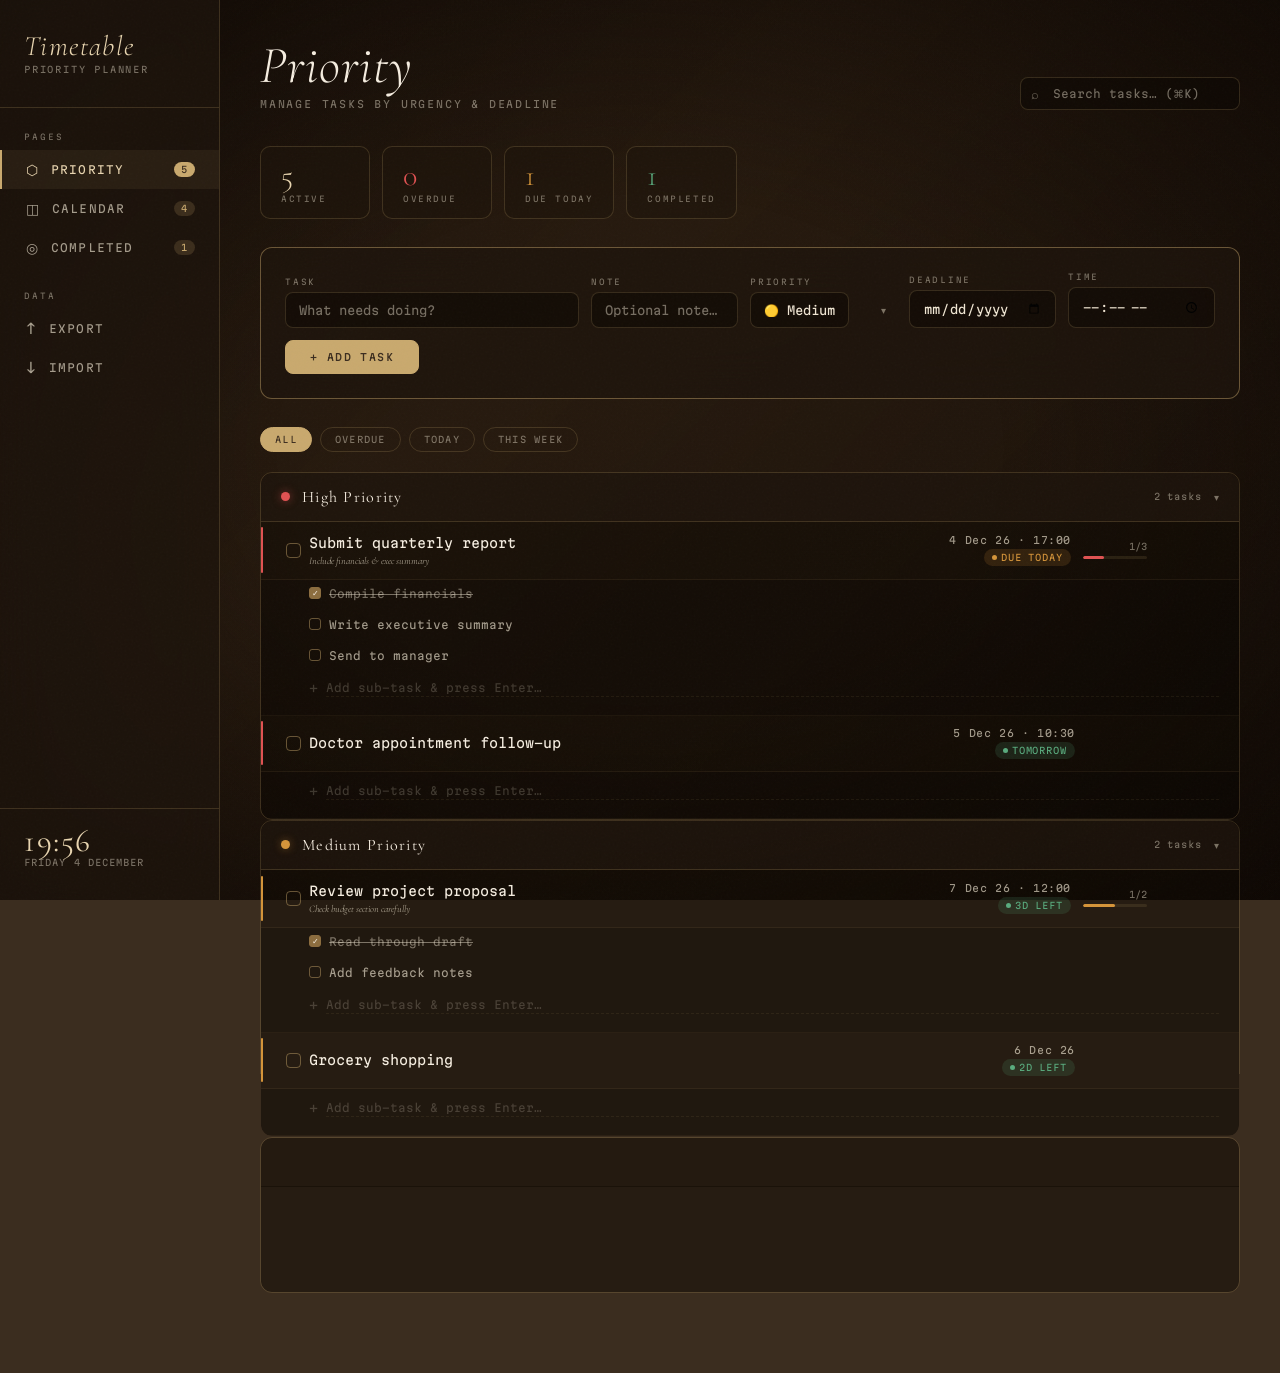
<file: index.html>
<!DOCTYPE html>
<html lang="en">
<head>
<meta charset="UTF-8">
<meta name="viewport" content="width=device-width, initial-scale=1.0">
<meta name="description" content="Timetable Priority Planner — manage tasks by urgency and deadline. Fast, private, offline-first.">
<meta name="keywords" content="priority planner, timetable, task manager, deadline tracker, productivity">
<meta property="og:title" content="Timetable — Priority Planner">
<meta property="og:description" content="Manage your tasks by priority level with deadline tracking.">
<meta property="og:type" content="website">
<title>Priority — Timetable</title>
<link rel="stylesheet" href="style.css">
</head>
<body>

<div class="bg-layer"></div>
<div class="bg-overlay"></div>
<div class="bg-vignette"></div>

<div class="app-shell">

  <aside class="sidebar" role="navigation" aria-label="Main navigation">
    <div class="sidebar-brand">
      <div class="brand-name">Timetable</div>
      <div class="brand-tagline">Priority Planner</div>
    </div>

    <div class="nav-section-label">Pages</div>

    <a href="index.html" class="nav-link active" aria-current="page">
      <span class="nav-icon">⬡</span>
      <span>Priority</span>
      <span class="nav-badge" id="nav-badge-priority">0</span>
    </a>
    <a href="calendar.html" class="nav-link">
      <span class="nav-icon">◫</span>
      <span>Calendar</span>
      <span class="nav-badge" id="nav-badge-calendar">0</span>
    </a>
    <a href="completed.html" class="nav-link">
      <span class="nav-icon">◎</span>
      <span>Completed</span>
      <span class="nav-badge" id="nav-badge-completed">0</span>
    </a>

    <div class="nav-section-label" style="margin-top:24px">Data</div>
    <a href="#" class="nav-link" onclick="exportAll();return false;">
      <span class="nav-icon">↑</span>
      <span>Export</span>
    </a>
    <label class="nav-link" style="cursor:pointer">
      <span class="nav-icon">↓</span>
      <span>Import</span>
      <input type="file" accept=".json" style="display:none" onchange="importAll(this.files[0], ()=>location.reload())">
    </label>

    <div class="sidebar-footer">
      <div class="sidebar-time" id="liveClock">--:--</div>
      <div class="sidebar-date" id="liveDate"></div>
    </div>
  </aside>

  <main class="main" role="main">

    <div class="page-header">
      <div>
        <h1 class="page-title">Priority</h1>
        <p class="page-subtitle">Manage tasks by urgency &amp; deadline</p>
      </div>
      <div class="search-wrap">
        <span class="search-icon">⌕</span>
        <input type="search" class="search-input" id="searchInput" placeholder="Search tasks… (⌘K)" autocomplete="off">
      </div>
    </div>

    <div class="stat-row" id="statRow"></div>

    <form class="add-form" id="addForm" onsubmit="handleAdd(event)" aria-label="Add task">
      <div class="form-group wide">
        <label class="form-label" for="fName">Task</label>
        <input class="form-input" id="fName" placeholder="What needs doing?" required autocomplete="off" maxlength="200">
      </div>
      <div class="form-group">
        <label class="form-label" for="fNote">Note</label>
        <input class="form-input" id="fNote" placeholder="Optional note…" autocomplete="off" maxlength="160">
      </div>
      <div class="form-group">
        <label class="form-label" for="fPri">Priority</label>
        <div class="select-wrap">
          <select class="form-select" id="fPri">
            <option value="high">🔴 High</option>
            <option value="med" selected>🟡 Medium</option>
            <option value="low">🟢 Low</option>
          </select>
        </div>
      </div>
      <div class="form-group">
        <label class="form-label" for="fDate">Deadline</label>
        <input class="form-input" type="date" id="fDate">
      </div>
      <div class="form-group">
        <label class="form-label" for="fTime">Time</label>
        <input class="form-input" type="time" id="fTime">
      </div>
      <button type="submit" class="btn btn-primary" style="align-self:flex-end;padding:10px 24px">+ Add Task</button>
    </form>

    <div class="filter-bar" id="filterBar" role="group" aria-label="Filter tasks">
      <button class="filter-chip active" data-f="all"     onclick="setFilter('all',this)">All</button>
      <button class="filter-chip"        data-f="overdue" onclick="setFilter('overdue',this)">Overdue</button>
      <button class="filter-chip"        data-f="today"   onclick="setFilter('today',this)">Today</button>
      <button class="filter-chip"        data-f="week"    onclick="setFilter('week',this)">This Week</button>
    </div>

    <div id="bandsWrap"></div>

  </main>
</div>

<script src="app.js"></script>
<script>
let ST   = loadState();
let filter = 'all';
let search = '';

seedDemo();
ST = loadState();
startClock('liveClock');
document.getElementById('liveDate').textContent =
  new Date().toLocaleDateString('en-GB', { weekday:'long', day:'numeric', month:'long' });
updateNavBadges();
render();

document.getElementById('searchInput').addEventListener('input', e => {
  search = e.target.value.trim().toLowerCase();
  render();
});

document.addEventListener('keydown', e => {
  if ((e.metaKey || e.ctrlKey) && e.key === 'k') {
    e.preventDefault();
    document.getElementById('searchInput').focus();
  }
  if (e.key === 'Escape') document.getElementById('searchInput').blur();
  if (e.key === 'Enter' && e.target === document.getElementById('fName')) {
    document.getElementById('addForm').requestSubmit();
  }
});

function setFilter(f, el) {
  filter = f;
  document.querySelectorAll('.filter-chip').forEach(c => c.classList.remove('active'));
  el.classList.add('active');
  render();
}

function render() {
  renderStats();
  renderBands();
  updateNavBadges();
}

function renderStats() {
  const active  = ST.tasks.filter(t => !t.done);
  const overdue = active.filter(t => deadlineStatus(t.deadline) === 'overdue');
  const today   = active.filter(t => deadlineStatus(t.deadline) === 'today');
  const done    = ST.tasks.filter(t => t.done);

  document.getElementById('statRow').innerHTML = `
    <div class="stat-pill">
      <span class="stat-val">${active.length}</span>
      <span class="stat-key">Active</span>
    </div>
    <div class="stat-pill">
      <span class="stat-val" style="color:var(--high)">${overdue.length}</span>
      <span class="stat-key">Overdue</span>
    </div>
    <div class="stat-pill">
      <span class="stat-val" style="color:var(--med)">${today.length}</span>
      <span class="stat-key">Due Today</span>
    </div>
    <div class="stat-pill">
      <span class="stat-val" style="color:var(--low)">${done.length}</span>
      <span class="stat-key">Completed</span>
    </div>
  `;
}

function getFilteredTasks(level) {
  let tasks = ST.tasks.filter(t => !t.done && t.priority === level);
  if (filter === 'overdue') tasks = tasks.filter(t => deadlineStatus(t.deadline) === 'overdue');
  else if (filter === 'today') tasks = tasks.filter(t => deadlineStatus(t.deadline) === 'today');
  else if (filter === 'week') tasks = tasks.filter(t => {
    const s = deadlineStatus(t.deadline);
    return s === 'today' || s === 'soon';
  });
  if (search) tasks = tasks.filter(t =>
    t.name.toLowerCase().includes(search) ||
    (t.note||'').toLowerCase().includes(search) ||
    (t.subitems||[]).some(s => s.name.toLowerCase().includes(search))
  );
  return tasks;
}

function hl(str) {
  if (!search) return esc(str);
  const re = new RegExp('(' + search.replace(/[.*+?^${}()|[\]\\]/g,'\\$&') + ')', 'gi');
  return esc(str).replace(re, '<mark class="sh">$1</mark>');
}

function renderBands() {
  const wrap = document.getElementById('bandsWrap');
  wrap.innerHTML = '';
  const bands = [
    { level: 'high', label: 'High Priority' },
    { level: 'med',  label: 'Medium Priority' },
    { level: 'low',  label: 'Low Priority' }
  ];
  bands.forEach(({ level, label }) => {
    const tasks     = getFilteredTasks(level);
    const collapsed = ST.collapsedBands[level];
    const band      = document.createElement('div');
    band.className  = `priority-band band-${level}`;
    band.innerHTML  = `
      <div class="band-header ${collapsed ? 'collapsed' : ''}"
           onclick="toggleBand('${level}', this)"
           role="button" aria-expanded="${!collapsed}">
        <div class="band-pip"></div>
        <span class="band-label">${label}</span>
        <span class="band-count">${tasks.length} task${tasks.length !== 1 ? 's' : ''}</span>
        <span class="band-chevron">▾</span>
      </div>
      <div class="band-body ${collapsed ? 'hidden' : ''}" id="bb-${level}"></div>
    `;
    wrap.appendChild(band);
    if (!collapsed) {
      const body = band.querySelector(`#bb-${level}`);
      if (tasks.length === 0) {
        body.innerHTML = `<div class="band-empty">No ${label.toLowerCase()} right now</div>`;
      } else {
        tasks.forEach(task => body.appendChild(buildTaskEl(task, level)));
        setupDrop(body, level);
      }
    }
  });
}

function buildTaskEl(task, level) {
  const wrap = document.createElement('div');
  wrap.dataset.id = task.id;
  wrap.setAttribute('draggable', 'true');
  const ds = deadlineStatus(task.deadline);
  const dl = deadlineLabel(task.deadline);
  const subs = task.subitems || [];
  const doneCount = subs.filter(s => s.done).length;
  const pct = subs.length ? Math.round(doneCount / subs.length * 100) : 0;
  const deadlineHtml = task.deadline ? `
    <div class="task-deadline">
      <span class="deadline-time">${fmtDate(task.deadline)}${task.time ? ' · ' + task.time : ''}</span>
      ${ds ? `<span class="deadline-pill ${ds}"><span class="pill-dot"></span>${dl}</span>` : ''}
    </div>
  ` : '<div class="task-deadline"></div>';
  const progressHtml = subs.length ? `
    <div class="task-progress">
      <span class="progress-label">${doneCount}/${subs.length}</span>
      <div class="progress-track">
        <div class="progress-fill" style="width:${pct}%"></div>
      </div>
    </div>
  ` : '<div class="task-progress"></div>';
  wrap.innerHTML = `
    <div class="task-row band-${level}" role="listitem">
      <div class="task-check-wrap">
        <div class="task-checkbox" onclick="toggleDone('${task.id}')"
             role="checkbox" aria-checked="false" title="Mark complete"></div>
      </div>
      <div class="task-info">
        <div class="task-name" contenteditable="true"
             onblur="renameTask('${task.id}', this)"
             spellcheck="true">${hl(task.name)}</div>
        ${task.note ? `<div class="task-meta"><span class="task-note">${hl(task.note)}</span></div>` : ''}
      </div>
      ${deadlineHtml}
      ${progressHtml}
      <button class="task-del" onclick="deleteTask('${task.id}')" aria-label="Delete task">✕</button>
    </div>
    <div id="subs-${task.id}"></div>
  `;
  renderSubitemsEl(wrap.querySelector(`#subs-${task.id}`), task);
  const row = wrap.querySelector('.task-row');
  wrap.addEventListener('dragstart', e => {
    window._dragId = task.id;
    row.classList.add('dragging');
    e.dataTransfer.effectAllowed = 'move';
  });
  wrap.addEventListener('dragend', () => {
    row.classList.remove('dragging');
    document.querySelectorAll('.drag-over').forEach(el => el.classList.remove('drag-over'));
  });
  return wrap;
}

function renderSubitemsEl(container, task) {
  const subs = task.subitems || [];
  if (subs.length === 0) {
    container.innerHTML = `
      <div class="subitems-container" style="padding-top:4px">
        <div class="add-sub-row" onclick="this.querySelector('input').focus()">
          <span style="color:var(--text-dim);font-size:13px">+</span>
          <input class="add-sub-input" placeholder="Add sub-task & press Enter…"
                 onkeydown="if(event.key==='Enter'&&this.value.trim()){addSub('${task.id}',this.value.trim());this.value=''}">
        </div>
      </div>`;
    return;
  }
  const html = subs.map((sub, i) => `
    <div class="subitem">
      <div class="sub-cb ${sub.done ? 'done' : ''}"
           onclick="toggleSub('${task.id}',${i})"
           role="checkbox" aria-checked="${sub.done}"></div>
      <span class="sub-name ${sub.done ? 'done' : ''}"
            contenteditable="true"
            onblur="renameSub('${task.id}',${i},this)">${esc(sub.name)}</span>
      <button class="sub-del" onclick="deleteSub('${task.id}',${i})" aria-label="Remove sub-task">✕</button>
    </div>
  `).join('');
  container.innerHTML = `
    <div class="subitems-container">
      ${html}
      <div class="add-sub-row" onclick="this.querySelector('input').focus()">
        <span style="color:var(--text-dim);font-size:13px">+</span>
        <input class="add-sub-input" placeholder="Add sub-task & press Enter…"
               onkeydown="if(event.key==='Enter'&&this.value.trim()){addSub('${task.id}',this.value.trim());this.value=''}">
      </div>
    </div>`;
}

function setupDrop(body, level) {
  body.addEventListener('dragover', e => {
    e.preventDefault();
    e.dataTransfer.dropEffect = 'move';
    const after = dragAfterEl(body, e.clientY);
    document.querySelectorAll('.drag-over').forEach(el => el.classList.remove('drag-over'));
    if (after) after.querySelector('.task-row')?.classList.add('drag-over');
  });
  body.addEventListener('drop', e => {
    e.preventDefault();
    const draggedTask = ST.tasks.find(t => t.id === window._dragId);
    if (!draggedTask) return;
    const after = dragAfterEl(body, e.clientY);
    draggedTask.priority = level;
    const idx = ST.tasks.indexOf(draggedTask);
    ST.tasks.splice(idx, 1);
    if (after) {
      const targetIdx = ST.tasks.findIndex(t => t.id === after.dataset.id);
      ST.tasks.splice(targetIdx, 0, draggedTask);
    } else {
      ST.tasks.push(draggedTask);
    }
    saveState(ST);
    render();
  });
}

function dragAfterEl(container, y) {
  const els = [...container.querySelectorAll('[data-id]:not(.dragging)')];
  return els.reduce((closest, el) => {
    const box = el.getBoundingClientRect();
    const offset = y - box.top - box.height / 2;
    if (offset < 0 && offset > closest.offset) return { offset, el };
    return closest;
  }, { offset: Number.NEGATIVE_INFINITY }).el;
}

function handleAdd(e) {
  e.preventDefault();
  const name = document.getElementById('fName').value.trim();
  if (!name) return;
  ST.tasks.unshift({
    id: uid(), name,
    note: document.getElementById('fNote').value.trim(),
    priority: document.getElementById('fPri').value,
    deadline: document.getElementById('fDate').value || '',
    time: document.getElementById('fTime').value || '',
    done: false, subitems: [], createdAt: Date.now()
  });
  saveState(ST);
  render();
  document.getElementById('fName').value = '';
  document.getElementById('fNote').value = '';
  showToast('Task added');
}

function toggleDone(id) {
  const t = ST.tasks.find(t => t.id === id);
  if (!t) return;
  t.done = !t.done;
  t.completedAt = t.done ? Date.now() : null;
  saveState(ST);
  render();
}

function deleteTask(id) {
  ST.tasks = ST.tasks.filter(t => t.id !== id);
  saveState(ST);
  render();
  showToast('Task deleted');
}

function renameTask(id, el) {
  const t = ST.tasks.find(t => t.id === id);
  if (!t) return;
  const txt = el.innerText.trim();
  if (txt) t.name = txt; else el.innerText = t.name;
  saveState(ST);
}

function addSub(taskId, name) {
  const t = ST.tasks.find(t => t.id === taskId);
  if (!t) return;
  if (!t.subitems) t.subitems = [];
  t.subitems.push({ id: uid(), name, done: false });
  saveState(ST);
  render();
}

function toggleSub(taskId, idx) {
  const t = ST.tasks.find(t => t.id === taskId);
  if (!t || !t.subitems[idx]) return;
  t.subitems[idx].done = !t.subitems[idx].done;
  saveState(ST);
  render();
}

function deleteSub(taskId, idx) {
  const t = ST.tasks.find(t => t.id === taskId);
  if (!t) return;
  t.subitems.splice(idx, 1);
  saveState(ST);
  render();
}

function renameSub(taskId, idx, el) {
  const t = ST.tasks.find(t => t.id === taskId);
  if (!t || !t.subitems[idx]) return;
  const txt = el.innerText.trim();
  if (txt) t.subitems[idx].name = txt; else el.innerText = t.subitems[idx].name;
  saveState(ST);
}

function toggleBand(level, headerEl) {
  ST.collapsedBands[level] = !ST.collapsedBands[level];
  saveState(ST);
  render();
}
</script>
</body>
</html>
</file>
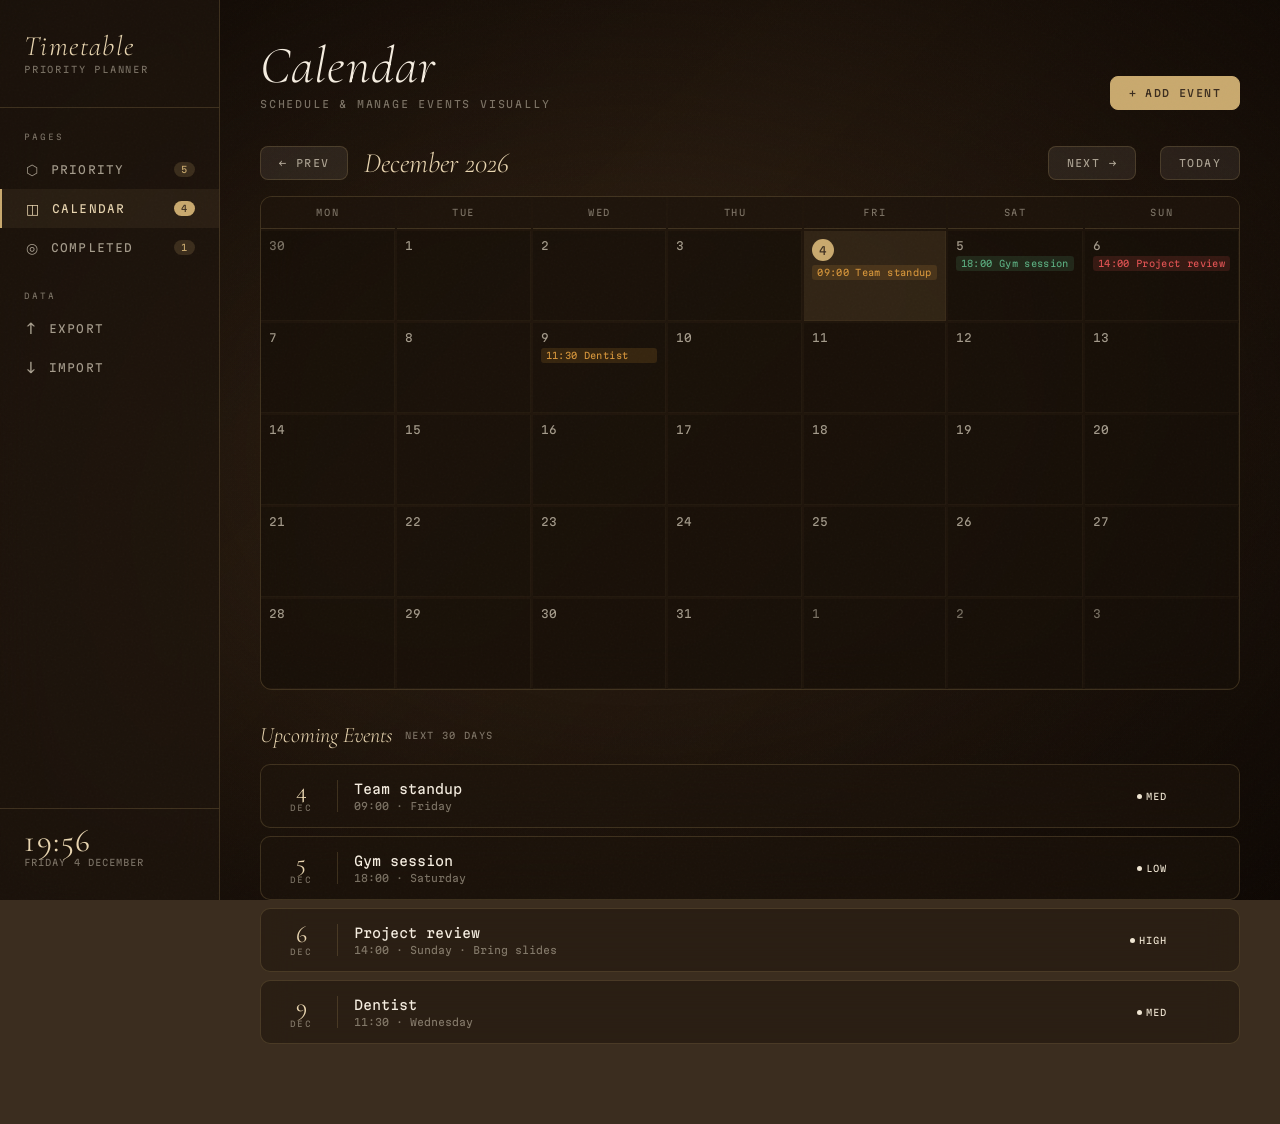
<file: calendar.html>
<!DOCTYPE html>
<html lang="en">
<head>
<meta charset="UTF-8">
<meta name="viewport" content="width=device-width, initial-scale=1.0">
<meta name="description" content="Timetable Calendar — visually plan and schedule events by date and priority.">
<meta name="keywords" content="calendar, schedule, event planner, timetable, deadline calendar">
<meta property="og:title" content="Calendar — Timetable">
<meta property="og:description" content="Add and view events on a visual calendar with priority levels.">
<meta property="og:type" content="website">
<title>Calendar — Timetable</title>
<link rel="stylesheet" href="style.css">
</head>
<body>

<div class="bg-layer"></div>
<div class="bg-overlay"></div>
<div class="bg-vignette"></div>

<div class="app-shell">

  <aside class="sidebar" role="navigation" aria-label="Main navigation">
    <div class="sidebar-brand">
      <div class="brand-name">Timetable</div>
      <div class="brand-tagline">Priority Planner</div>
    </div>

    <div class="nav-section-label">Pages</div>

    <a href="index.html" class="nav-link">
      <span class="nav-icon">⬡</span>
      <span>Priority</span>
      <span class="nav-badge" id="nav-badge-priority">0</span>
    </a>
    <a href="calendar.html" class="nav-link active" aria-current="page">
      <span class="nav-icon">◫</span>
      <span>Calendar</span>
      <span class="nav-badge" id="nav-badge-calendar">0</span>
    </a>
    <a href="completed.html" class="nav-link">
      <span class="nav-icon">◎</span>
      <span>Completed</span>
      <span class="nav-badge" id="nav-badge-completed">0</span>
    </a>

    <div class="nav-section-label" style="margin-top:24px">Data</div>
    <a href="#" class="nav-link" onclick="exportAll();return false;">
      <span class="nav-icon">↑</span>
      <span>Export</span>
    </a>
    <label class="nav-link" style="cursor:pointer">
      <span class="nav-icon">↓</span>
      <span>Import</span>
      <input type="file" accept=".json" style="display:none" onchange="importAll(this.files[0], ()=>location.reload())">
    </label>

    <div class="sidebar-footer">
      <div class="sidebar-time" id="liveClock">--:--</div>
      <div class="sidebar-date" id="liveDate"></div>
    </div>
  </aside>

  <main class="main" role="main">

    <div class="page-header">
      <div>
        <h1 class="page-title">Calendar</h1>
        <p class="page-subtitle">Schedule &amp; manage events visually</p>
      </div>
      <button class="btn btn-primary" onclick="openAddModal()">+ Add Event</button>
    </div>

    <div class="cal-nav">
      <button class="btn" onclick="prevMonth()">← Prev</button>
      <div class="cal-month-title" id="calTitle"></div>
      <button class="btn" onclick="nextMonth()">Next →</button>
      <button class="btn" onclick="goToday()" style="margin-left:8px">Today</button>
    </div>

    <div class="calendar-grid" id="calGrid" role="grid" aria-label="Calendar"></div>

    <div style="display:flex;align-items:center;gap:12px;margin:32px 0 16px">
      <h2 style="font-family:var(--font-display);font-size:22px;font-weight:300;color:var(--sand-lt);font-style:italic">Upcoming Events</h2>
      <span style="font-size:9px;letter-spacing:.15em;text-transform:uppercase;color:var(--text-dim)">Next 30 days</span>
    </div>
    <div id="upcomingList" class="upcoming-list"></div>

  </main>
</div>

<div class="modal-overlay" id="addModal" style="display:none" role="dialog" aria-modal="true">
  <div class="modal">
    <h2 class="modal-title" id="modalTitle">Add Event</h2>
    <form onsubmit="saveEvent(event)" id="eventForm">
      <div class="form-group" style="margin-bottom:12px">
        <label class="form-label" for="evTitle">Event Title *</label>
        <input class="form-input" id="evTitle" placeholder="e.g. Team standup, Doctor visit…" required maxlength="120" style="width:100%">
      </div>
      <div style="display:grid;grid-template-columns:1fr 1fr;gap:12px;margin-bottom:12px">
        <div class="form-group">
          <label class="form-label" for="evDate">Date *</label>
          <input class="form-input" type="date" id="evDate" required>
        </div>
        <div class="form-group">
          <label class="form-label" for="evTime">Time</label>
          <input class="form-input" type="time" id="evTime">
        </div>
      </div>
      <div class="form-group" style="margin-bottom:12px">
        <label class="form-label" for="evPri">Priority</label>
        <div class="select-wrap">
          <select class="form-select" id="evPri" style="width:100%">
            <option value="high">🔴 High</option>
            <option value="med" selected>🟡 Medium</option>
            <option value="low">🟢 Low</option>
          </select>
        </div>
      </div>
      <div class="form-group" style="margin-bottom:0">
        <label class="form-label" for="evNote">Note</label>
        <input class="form-input" id="evNote" placeholder="Optional note…" maxlength="160" style="width:100%">
      </div>
      <div class="modal-actions">
        <button type="button" class="btn" onclick="closeModal()">Cancel</button>
        <button type="submit" class="btn btn-primary">Save Event</button>
      </div>
    </form>
  </div>
</div>

<script src="app.js"></script>
<script>
let ST = loadState();
let viewYear  = new Date().getFullYear();
let viewMonth = new Date().getMonth();
let editingId = null;

seedDemo();
ST = loadState();
startClock('liveClock');
document.getElementById('liveDate').textContent =
  new Date().toLocaleDateString('en-GB', { weekday:'long', day:'numeric', month:'long' });
updateNavBadges();
render();

function render() {
  renderCal();
  renderUpcoming();
  updateNavBadges();
}

function renderCal() {
  const title = new Date(viewYear, viewMonth, 1)
    .toLocaleDateString('en-GB', { month:'long', year:'numeric' });
  document.getElementById('calTitle').textContent = title;
  const grid = document.getElementById('calGrid');
  grid.innerHTML = '';
  ['Mon','Tue','Wed','Thu','Fri','Sat','Sun'].forEach(d => {
    const el = document.createElement('div');
    el.className = 'cal-day-header';
    el.setAttribute('role', 'columnheader');
    el.textContent = d;
    grid.appendChild(el);
  });
  const firstDay = new Date(viewYear, viewMonth, 1);
  const lastDay  = new Date(viewYear, viewMonth + 1, 0);
  const todayISO = todayStr();
  let startDow = firstDay.getDay() - 1;
  if (startDow < 0) startDow = 6;
  for (let i = 0; i < startDow; i++) {
    const d = new Date(viewYear, viewMonth, 1 - (startDow - i));
    addCalCell(grid, d, true, todayISO);
  }
  for (let d = 1; d <= lastDay.getDate(); d++) {
    addCalCell(grid, new Date(viewYear, viewMonth, d), false, todayISO);
  }
  const total    = startDow + lastDay.getDate();
  const trailing = Math.ceil(total / 7) * 7 - total;
  for (let i = 1; i <= trailing; i++) {
    const d = new Date(viewYear, viewMonth + 1, i);
    addCalCell(grid, d, true, todayISO);
  }
}

function addCalCell(grid, date, otherMonth, todayISO) {
  const iso  = date.toISOString().slice(0, 10);
  const cell = document.createElement('div');
  cell.className = 'cal-cell' + (otherMonth ? ' other-month' : '') + (iso === todayISO ? ' today' : '');
  cell.setAttribute('role', 'gridcell');
  cell.title = 'Click to add event on ' + date.toLocaleDateString('en-GB', { day:'numeric', month:'short' });
  const num = document.createElement('div');
  num.className = 'cal-num';
  num.textContent = date.getDate();
  cell.appendChild(num);
  const evDiv = document.createElement('div');
  evDiv.className = 'cal-events';
  const dayEvents = ST.events
    .filter(ev => ev.date === iso)
    .sort((a,b) => (a.time||'').localeCompare(b.time||''));
  dayEvents.slice(0, 3).forEach(ev => {
    const e = document.createElement('div');
    e.className = `cal-event ${ev.priority}`;
    e.textContent = (ev.time ? ev.time + ' ' : '') + ev.title;
    e.title = ev.title + (ev.note ? '\n' + ev.note : '');
    evDiv.appendChild(e);
  });
  if (dayEvents.length > 3) {
    const more = document.createElement('div');
    more.className = 'cal-event';
    more.style.cssText = 'background:var(--smoke);color:var(--text-dim)';
    more.textContent = `+${dayEvents.length - 3} more`;
    evDiv.appendChild(more);
  }
  cell.appendChild(evDiv);
  cell.addEventListener('click', () => openAddModal(iso));
  grid.appendChild(cell);
}

function prevMonth() { viewMonth--; if (viewMonth < 0) { viewMonth = 11; viewYear--; } render(); }
function nextMonth() { viewMonth++; if (viewMonth > 11) { viewMonth = 0; viewYear++; } render(); }
function goToday()   { const n = new Date(); viewYear = n.getFullYear(); viewMonth = n.getMonth(); render(); }

function renderUpcoming() {
  const now  = new Date(); now.setHours(0,0,0,0);
  const in30 = new Date(now.getTime() + 30 * 86400000);
  const evts = ST.events
    .filter(ev => { const d = new Date(ev.date + 'T00:00:00'); return d >= now && d <= in30; })
    .sort((a,b) => a.date.localeCompare(b.date) || (a.time||'').localeCompare(b.time||''));
  const ul = document.getElementById('upcomingList');
  if (evts.length === 0) {
    ul.innerHTML = `<div style="text-align:center;padding:40px;color:var(--text-dim);font-style:italic;font-family:var(--font-display);font-size:15px">No upcoming events in the next 30 days</div>`;
    return;
  }
  ul.innerHTML = '';
  evts.forEach(ev => {
    const d = new Date(ev.date + 'T00:00:00');
    const item = document.createElement('div');
    item.className = 'upcoming-item';
    item.innerHTML = `
      <div class="upcoming-date-block">
        <div class="upcoming-day">${d.getDate()}</div>
        <div class="upcoming-mon">${d.toLocaleDateString('en-GB',{month:'short'})}</div>
      </div>
      <div class="upcoming-divider"></div>
      <div class="upcoming-info">
        <div class="upcoming-title">${esc(ev.title)}</div>
        <div class="upcoming-time">${ev.time ? ev.time + ' · ' : ''}${d.toLocaleDateString('en-GB',{weekday:'long'})}${ev.note ? ' · ' + esc(ev.note) : ''}</div>
      </div>
      <span class="deadline-pill ${ev.priority}" style="margin-right:8px">
        <span class="pill-dot"></span>${ev.priority}
      </span>
      <button class="upcoming-del" onclick="deleteEvent('${ev.id}')" aria-label="Delete event">✕</button>
    `;
    ul.appendChild(item);
  });
}

function openAddModal(dateStr) {
  editingId = null;
  document.getElementById('evTitle').value = '';
  document.getElementById('evDate').value  = dateStr || todayStr();
  document.getElementById('evTime').value  = '';
  document.getElementById('evPri').value   = 'med';
  document.getElementById('evNote').value  = '';
  document.getElementById('modalTitle').textContent = 'Add Event';
  document.getElementById('addModal').style.display = 'flex';
  setTimeout(() => document.getElementById('evTitle').focus(), 60);
}

function closeModal() {
  document.getElementById('addModal').style.display = 'none';
}

document.getElementById('addModal').addEventListener('click', e => {
  if (e.target === document.getElementById('addModal')) closeModal();
});

document.addEventListener('keydown', e => {
  if (e.key === 'Escape') closeModal();
});

function saveEvent(e) {
  e.preventDefault();
  const ev = {
    id:       editingId || uid(),
    title:    document.getElementById('evTitle').value.trim(),
    date:     document.getElementById('evDate').value,
    time:     document.getElementById('evTime').value,
    priority: document.getElementById('evPri').value,
    note:     document.getElementById('evNote').value.trim()
  };
  if (editingId) {
    const i = ST.events.findIndex(e => e.id === editingId);
    if (i !== -1) ST.events[i] = ev;
  } else {
    ST.events.push(ev);
  }
  saveState(ST);
  closeModal();
  render();
  showToast(editingId ? 'Event updated' : 'Event added');
}

function deleteEvent(id) {
  ST.events = ST.events.filter(e => e.id !== id);
  saveState(ST);
  render();
  showToast('Event deleted');
}
</script>
</body>
</html>
</file>
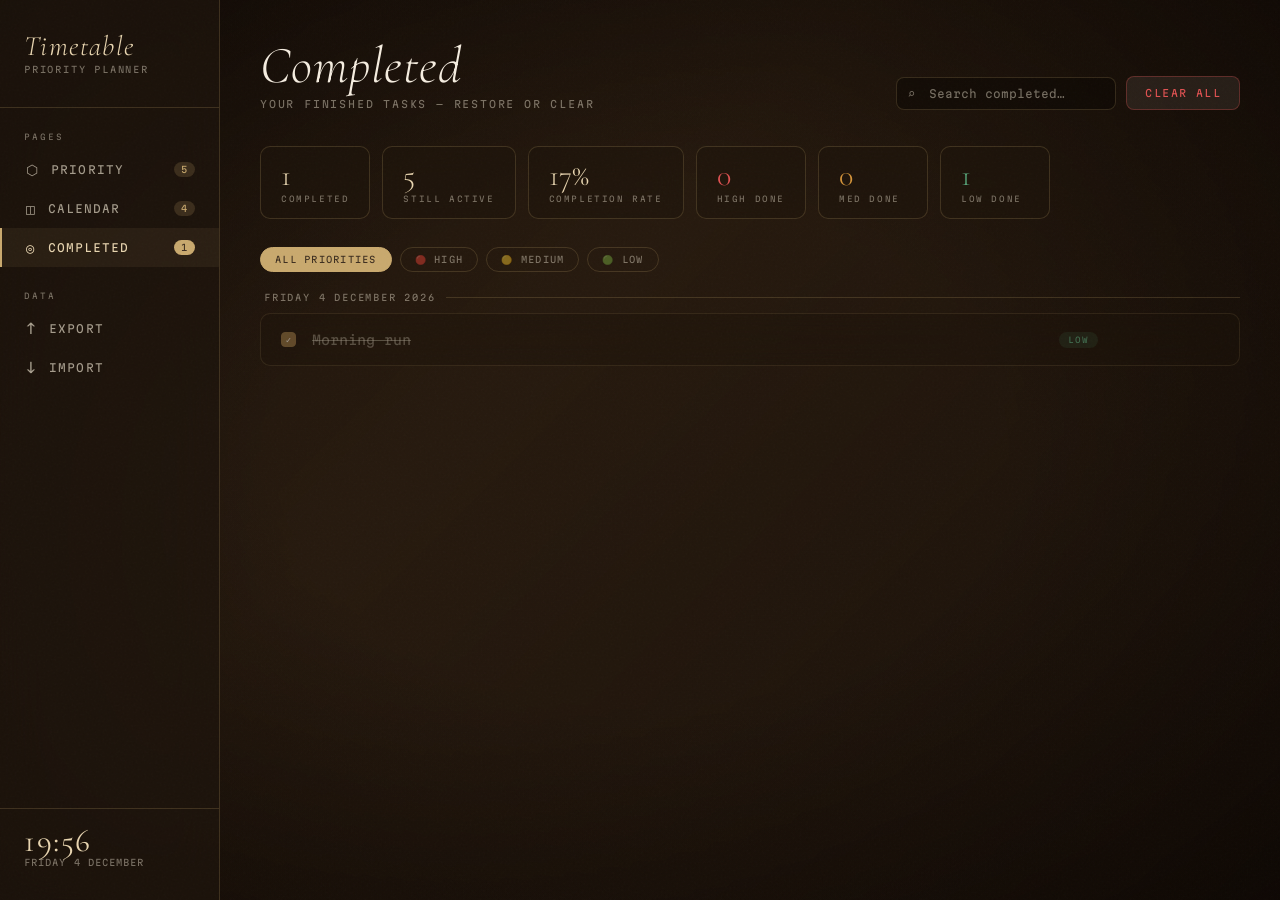
<file: completed.html>
<!DOCTYPE html>
<html lang="en">
<head>
<meta charset="UTF-8">
<meta name="viewport" content="width=device-width, initial-scale=1.0">
<meta name="description" content="Timetable Completed Tasks — review your finished tasks, restore or clear them.">
<meta name="keywords" content="completed tasks, task history, done tasks, timetable, productivity tracker">
<meta property="og:title" content="Completed — Timetable">
<meta property="og:description" content="Review all your completed tasks organized by date.">
<meta property="og:type" content="website">
<title>Completed — Timetable</title>
<link rel="stylesheet" href="style.css">
</head>
<body>

<div class="bg-layer"></div>
<div class="bg-overlay"></div>
<div class="bg-vignette"></div>

<div class="app-shell">

  <aside class="sidebar" role="navigation" aria-label="Main navigation">
    <div class="sidebar-brand">
      <div class="brand-name">Timetable</div>
      <div class="brand-tagline">Priority Planner</div>
    </div>

    <div class="nav-section-label">Pages</div>

    <a href="index.html" class="nav-link">
      <span class="nav-icon">⬡</span>
      <span>Priority</span>
      <span class="nav-badge" id="nav-badge-priority">0</span>
    </a>
    <a href="calendar.html" class="nav-link">
      <span class="nav-icon">◫</span>
      <span>Calendar</span>
      <span class="nav-badge" id="nav-badge-calendar">0</span>
    </a>
    <a href="completed.html" class="nav-link active" aria-current="page">
      <span class="nav-icon">◎</span>
      <span>Completed</span>
      <span class="nav-badge" id="nav-badge-completed">0</span>
    </a>

    <div class="nav-section-label" style="margin-top:24px">Data</div>
    <a href="#" class="nav-link" onclick="exportAll();return false;">
      <span class="nav-icon">↑</span>
      <span>Export</span>
    </a>
    <label class="nav-link" style="cursor:pointer">
      <span class="nav-icon">↓</span>
      <span>Import</span>
      <input type="file" accept=".json" style="display:none" onchange="importAll(this.files[0], ()=>location.reload())">
    </label>

    <div class="sidebar-footer">
      <div class="sidebar-time" id="liveClock">--:--</div>
      <div class="sidebar-date" id="liveDate"></div>
    </div>
  </aside>

  <main class="main" role="main">

    <div class="page-header">
      <div>
        <h1 class="page-title">Completed</h1>
        <p class="page-subtitle">Your finished tasks — restore or clear</p>
      </div>
      <div style="display:flex;gap:10px;align-items:center">
        <div class="search-wrap">
          <span class="search-icon">⌕</span>
          <input type="search" class="search-input" id="searchInput" placeholder="Search completed…" autocomplete="off">
        </div>
        <button class="btn" id="clearAllBtn" onclick="clearAll()" style="color:var(--high);border-color:rgba(224,82,82,0.3)">Clear All</button>
      </div>
    </div>

    <div class="stat-row" id="statRow"></div>

    <div class="filter-bar" id="filterBar" role="group" aria-label="Filter by priority">
      <button class="filter-chip active" data-f="all"  onclick="setFilter('all',this)">All Priorities</button>
      <button class="filter-chip"        data-f="high" onclick="setFilter('high',this)">🔴 High</button>
      <button class="filter-chip"        data-f="med"  onclick="setFilter('med',this)">🟡 Medium</button>
      <button class="filter-chip"        data-f="low"  onclick="setFilter('low',this)">🟢 Low</button>
    </div>

    <div id="completedWrap"></div>

  </main>
</div>

<script src="app.js"></script>
<script>
let ST     = loadState();
let filter = 'all';
let search = '';

seedDemo();
ST = loadState();
startClock('liveClock');
document.getElementById('liveDate').textContent =
  new Date().toLocaleDateString('en-GB', { weekday:'long', day:'numeric', month:'long' });
updateNavBadges();
render();

document.getElementById('searchInput').addEventListener('input', e => {
  search = e.target.value.trim().toLowerCase();
  render();
});

document.addEventListener('keydown', e => {
  if ((e.metaKey || e.ctrlKey) && e.key === 'k') {
    e.preventDefault();
    document.getElementById('searchInput').focus();
  }
  if (e.key === 'Escape') document.getElementById('searchInput').blur();
});

function setFilter(f, el) {
  filter = f;
  document.querySelectorAll('.filter-chip').forEach(c => c.classList.remove('active'));
  el.classList.add('active');
  render();
}

function render() {
  renderStats();
  renderCompleted();
  updateNavBadges();
}

function renderStats() {
  const done  = ST.tasks.filter(t => t.done);
  const high  = done.filter(t => t.priority === 'high').length;
  const med   = done.filter(t => t.priority === 'med').length;
  const low   = done.filter(t => t.priority === 'low').length;
  const total = done.length;
  const active = ST.tasks.filter(t => !t.done).length;
  const rate  = ST.tasks.length ? Math.round(total / ST.tasks.length * 100) : 0;
  document.getElementById('statRow').innerHTML = `
    <div class="stat-pill"><span class="stat-val">${total}</span><span class="stat-key">Completed</span></div>
    <div class="stat-pill"><span class="stat-val">${active}</span><span class="stat-key">Still Active</span></div>
    <div class="stat-pill"><span class="stat-val">${rate}%</span><span class="stat-key">Completion Rate</span></div>
    <div class="stat-pill"><span class="stat-val" style="color:var(--high)">${high}</span><span class="stat-key">High Done</span></div>
    <div class="stat-pill"><span class="stat-val" style="color:var(--med)">${med}</span><span class="stat-key">Med Done</span></div>
    <div class="stat-pill"><span class="stat-val" style="color:var(--low)">${low}</span><span class="stat-key">Low Done</span></div>
  `;
  document.getElementById('clearAllBtn').style.display = total > 0 ? '' : 'none';
}

function getFilteredDone() {
  let tasks = ST.tasks.filter(t => t.done);
  if (filter !== 'all') tasks = tasks.filter(t => t.priority === filter);
  if (search) tasks = tasks.filter(t =>
    t.name.toLowerCase().includes(search) ||
    (t.note||'').toLowerCase().includes(search)
  );
  return tasks;
}

function renderCompleted() {
  const wrap  = document.getElementById('completedWrap');
  const tasks = getFilteredDone();
  if (tasks.length === 0) {
    wrap.innerHTML = `
      <div style="text-align:center;padding:72px 24px;color:var(--text-dim)">
        <div style="font-family:var(--font-display);font-size:36px;font-style:italic;color:var(--border2);margin-bottom:12px">Nothing here yet</div>
        <div style="font-size:11px;letter-spacing:.12em;text-transform:uppercase">Complete tasks on the Priority page to see them here</div>
      </div>`;
    return;
  }
  const groups = {};
  tasks.slice().sort((a,b) => (b.completedAt||0) - (a.completedAt||0)).forEach(t => {
    const label = t.completedAt
      ? new Date(t.completedAt).toLocaleDateString('en-GB', { weekday:'long', day:'numeric', month:'long', year:'numeric' })
      : 'Unknown date';
    if (!groups[label]) groups[label] = [];
    groups[label].push(t);
  });
  wrap.innerHTML = '';
  Object.entries(groups).forEach(([date, grpTasks]) => {
    const section = document.createElement('div');
    section.className = 'completed-group';
    section.innerHTML = `<div class="group-header">${esc(date)}</div>`;
    grpTasks.forEach(task => {
      const row = document.createElement('div');
      row.className = 'completed-row';
      const subsDone  = (task.subitems||[]).filter(s=>s.done).length;
      const subsTotal = (task.subitems||[]).length;
      row.innerHTML = `
        <div class="completed-check" onclick="restoreTask('${task.id}')" title="Restore task" role="button"></div>
        <div style="flex:1;min-width:0">
          <div class="completed-name">${esc(task.name)}</div>
          ${task.note ? `<div style="font-size:10px;color:var(--text-dim);margin-top:2px;font-style:italic;font-family:var(--font-display)">${esc(task.note)}</div>` : ''}
          ${subsTotal ? `<div style="font-size:9px;color:var(--text-dim);margin-top:3px;letter-spacing:.08em">${subsDone}/${subsTotal} sub-tasks</div>` : ''}
        </div>
        ${task.deadline ? `<div style="font-size:10px;color:var(--text-dim);white-space:nowrap;padding:0 12px">${fmtDate(task.deadline)}</div>` : ''}
        <span class="completed-pri-pill ${task.priority}">${task.priority}</span>
        <button class="completed-restore" onclick="restoreTask('${task.id}')">Restore</button>
        <button class="completed-del-btn" onclick="deleteTask('${task.id}')">✕</button>
      `;
      section.appendChild(row);
    });
    wrap.appendChild(section);
  });
}

function restoreTask(id) {
  const t = ST.tasks.find(t => t.id === id);
  if (!t) return;
  t.done = false;
  t.completedAt = null;
  saveState(ST);
  render();
  showToast('Task restored');
}

function deleteTask(id) {
  ST.tasks = ST.tasks.filter(t => t.id !== id);
  saveState(ST);
  render();
  showToast('Task deleted');
}

function clearAll() {
  const count = ST.tasks.filter(t => t.done).length;
  if (!count) return;
  if (!confirm(`Permanently delete all ${count} completed task${count !== 1 ? 's' : ''}?`)) return;
  ST.tasks = ST.tasks.filter(t => !t.done);
  saveState(ST);
  render();
  showToast(`${count} tasks cleared`);
}
</script>
</body>
</html>
</file>
<file: style.css>
@import url('https://fonts.googleapis.com/css2?family=Cormorant+Garamond:ital,wght@0,300;0,400;0,600;1,300;1,400&family=Martian+Mono:wght@300;400;500&display=swap');

*, *::before, *::after { box-sizing: border-box; margin: 0; padding: 0; }

:root {
  --sand:    #c9a96e;
  --sand-lt: #e8d5b0;
  --sand-dk: #8c6d3f;
  --cream:   #f5ede0;
  --brown:   #3b2d1f;
  --smoke:   rgba(245,237,224,0.08);
  --glass:   rgba(30,20,12,0.55);
  --glass2:  rgba(30,20,12,0.75);
  --border:  rgba(201,169,110,0.2);
  --border2: rgba(201,169,110,0.45);
  --text:    #f0e6d3;
  --text-dim: rgba(240,230,211,0.45);
  --text-muted: rgba(240,230,211,0.65);
  --high:    #e05252;
  --high-bg: rgba(224,82,82,0.15);
  --med:     #d4943a;
  --med-bg:  rgba(212,148,58,0.15);
  --low:     #5aab7e;
  --low-bg:  rgba(90,171,126,0.15);
  --font-display: 'Cormorant Garamond', serif;
  --font-mono:    'Martian Mono', monospace;
  --radius:  8px;
  --ease:    cubic-bezier(0.4,0,0.2,1);
  --t:       0.22s;
}

html { height: 100%; background: var(--brown); }

body {
  min-height: 100vh;
  font-family: var(--font-mono);
  font-size: 12px;
  color: var(--text);
  position: relative;
  overflow-x: hidden;
}

.bg-layer {
  position: fixed; inset: 0;
  background: url('assets/bg.jpg') center center / cover no-repeat;
  z-index: -3;
  transform: scale(1.04);
}

.bg-overlay {
  position: fixed; inset: 0;
  background: linear-gradient(135deg, rgba(20,12,6,0.82) 0%, rgba(30,18,8,0.70) 40%, rgba(20,12,6,0.88) 100%);
  z-index: -2;
}

.bg-vignette {
  position: fixed; inset: 0;
  background: radial-gradient(ellipse at center, transparent 40%, rgba(10,5,2,0.7) 100%);
  z-index: -1;
  pointer-events: none;
}

body::after {
  content: '';
  position: fixed; inset: 0;
  background-image: url("data:image/svg+xml,%3Csvg viewBox='0 0 512 512' xmlns='http://www.w3.org/2000/svg'%3E%3Cfilter id='n'%3E%3CfeTurbulence type='fractalNoise' baseFrequency='0.8' numOctaves='4' stitchTiles='stitch'/%3E%3C/filter%3E%3Crect width='100%25' height='100%25' filter='url(%23n)' opacity='0.035'/%3E%3C/svg%3E");
  pointer-events: none;
  z-index: 998;
  opacity: 0.6;
}

.app-shell { display: flex; min-height: 100vh; }

.sidebar {
  width: 220px; flex-shrink: 0;
  display: flex; flex-direction: column;
  padding: 32px 0;
  background: var(--glass2);
  backdrop-filter: blur(24px);
  -webkit-backdrop-filter: blur(24px);
  border-right: 1px solid var(--border);
  position: sticky; top: 0; height: 100vh;
  overflow: hidden; z-index: 50;
}

.sidebar-brand { padding: 0 24px 32px; border-bottom: 1px solid var(--border); margin-bottom: 24px; }
.brand-name { font-family: var(--font-display); font-size: 28px; font-weight: 300; color: var(--sand-lt); letter-spacing: 0.05em; line-height: 1; font-style: italic; }
.brand-tagline { font-size: 9px; letter-spacing: 0.2em; text-transform: uppercase; color: var(--text-dim); margin-top: 4px; }

.nav-section-label { font-size: 8px; letter-spacing: 0.25em; text-transform: uppercase; color: var(--text-dim); padding: 0 24px; margin-bottom: 8px; }

.nav-link {
  display: flex; align-items: center; gap: 12px;
  padding: 11px 24px; color: var(--text-muted);
  text-decoration: none; font-size: 11px;
  letter-spacing: 0.1em; text-transform: uppercase;
  transition: all var(--t) var(--ease);
  border-left: 2px solid transparent;
}

.nav-link:hover { color: var(--text); background: var(--smoke); border-left-color: var(--border2); }
.nav-link.active { color: var(--sand-lt); background: rgba(201,169,110,0.08); border-left-color: var(--sand); }
.nav-icon { font-size: 14px; flex-shrink: 0; }

.nav-badge {
  margin-left: auto;
  background: rgba(201,169,110,0.18); color: var(--sand);
  font-size: 9px; padding: 2px 7px; border-radius: 20px;
}

.nav-link.active .nav-badge { background: var(--sand); color: var(--brown); }

.sidebar-footer { margin-top: auto; padding: 16px 24px 0; border-top: 1px solid var(--border); }
.sidebar-time { font-family: var(--font-display); font-size: 32px; color: var(--sand-lt); letter-spacing: 0.05em; line-height: 1; }
.sidebar-date { font-size: 9px; letter-spacing: 0.12em; text-transform: uppercase; color: var(--text-dim); }

.main { flex: 1; padding: 40px 40px 80px; min-width: 0; }

.page-header { margin-bottom: 36px; display: flex; align-items: flex-end; justify-content: space-between; gap: 24px; }
.page-title { font-family: var(--font-display); font-size: 52px; font-weight: 300; color: var(--cream); letter-spacing: 0.02em; line-height: 1; font-style: italic; }
.page-subtitle { font-size: 10px; letter-spacing: 0.18em; text-transform: uppercase; color: var(--text-dim); margin-top: 6px; }

.add-form {
  background: var(--glass2); backdrop-filter: blur(24px); -webkit-backdrop-filter: blur(24px);
  border: 1px solid var(--border2); border-radius: 12px;
  padding: 24px; margin-bottom: 28px;
  display: flex; flex-wrap: wrap; gap: 12px; align-items: flex-end;
  animation: fadeUp 0.35s var(--ease);
}

@keyframes fadeUp { from { opacity: 0; transform: translateY(12px); } to { opacity: 1; transform: translateY(0); } }

.form-group { display: flex; flex-direction: column; gap: 5px; flex: 1; min-width: 140px; }
.form-group.wide { flex: 2; min-width: 220px; }
.form-label { font-size: 8px; letter-spacing: 0.22em; text-transform: uppercase; color: var(--text-dim); }

.form-input, .form-select {
  background: rgba(10,6,2,0.5); border: 1px solid var(--border);
  border-radius: var(--radius); color: var(--text);
  font-family: var(--font-mono); font-size: 12px;
  padding: 10px 13px; outline: none;
  transition: all var(--t) var(--ease);
  appearance: none; -webkit-appearance: none;
}

.form-input:focus, .form-select:focus {
  border-color: var(--sand); background: rgba(10,6,2,0.7);
  box-shadow: 0 0 0 3px rgba(201,169,110,0.12);
}

.form-input::placeholder { color: var(--text-dim); }
.select-wrap { position: relative; }
.select-wrap::after { content: '▾'; position: absolute; right: 11px; top: 50%; transform: translateY(-50%); color: var(--text-dim); font-size: 10px; pointer-events: none; }
select option { background: #1e120a; color: var(--text); }

.btn {
  font-family: var(--font-mono); font-size: 10px; letter-spacing: 0.14em; text-transform: uppercase;
  border: 1px solid var(--border); background: var(--smoke); color: var(--text-muted);
  padding: 10px 18px; border-radius: var(--radius); cursor: pointer;
  transition: all var(--t) var(--ease); white-space: nowrap; flex-shrink: 0;
}

.btn:hover { border-color: var(--border2); color: var(--text); background: rgba(201,169,110,0.08); }

.btn-primary { background: var(--sand); border-color: var(--sand); color: var(--brown); font-weight: 500; }
.btn-primary:hover { background: var(--sand-lt); border-color: var(--sand-lt); color: var(--brown); transform: translateY(-1px); box-shadow: 0 4px 16px rgba(201,169,110,0.25); }

.bands-wrap { display: flex; flex-direction: column; gap: 16px; }

.priority-band { border-radius: 12px; overflow: hidden; border: 1px solid var(--border); animation: fadeUp 0.3s var(--ease) both; }
.priority-band:nth-child(1) { animation-delay: 0.05s; }
.priority-band:nth-child(2) { animation-delay: 0.10s; }
.priority-band:nth-child(3) { animation-delay: 0.15s; }

.band-header {
  display: flex; align-items: center; gap: 12px;
  padding: 14px 20px; background: var(--glass2);
  backdrop-filter: blur(16px); -webkit-backdrop-filter: blur(16px);
  cursor: pointer; user-select: none;
  border-bottom: 1px solid var(--border);
  transition: background var(--t);
}

.band-header:hover { background: rgba(30,20,12,0.85); }
.band-pip { width: 9px; height: 9px; border-radius: 50%; flex-shrink: 0; }
.band-high .band-pip { background: var(--high); box-shadow: 0 0 8px rgba(224,82,82,0.5); }
.band-med  .band-pip { background: var(--med);  box-shadow: 0 0 8px rgba(212,148,58,0.4); }
.band-low  .band-pip { background: var(--low);  box-shadow: 0 0 8px rgba(90,171,126,0.35); }
.band-label { font-family: var(--font-display); font-size: 16px; font-weight: 400; letter-spacing: 0.08em; color: var(--cream); }
.band-count { margin-left: auto; font-size: 9px; color: var(--text-dim); letter-spacing: 0.1em; }
.band-chevron { color: var(--text-dim); font-size: 10px; transition: transform var(--t); }
.band-header.collapsed .band-chevron { transform: rotate(-90deg); }
.band-body { background: rgba(15,9,3,0.45); backdrop-filter: blur(12px); -webkit-backdrop-filter: blur(12px); }
.band-body.hidden { display: none; }
.band-empty { padding: 28px; text-align: center; font-size: 11px; color: var(--text-dim); letter-spacing: 0.1em; font-style: italic; font-family: var(--font-display); }

.task-row {
  display: grid; grid-template-columns: 28px 1fr auto auto auto 32px;
  align-items: center; gap: 0; padding: 0 20px; min-height: 56px;
  border-bottom: 1px solid rgba(201,169,110,0.08);
  transition: background var(--t); position: relative; cursor: grab;
}

.task-row:last-child { border-bottom: none; }
.task-row:hover { background: rgba(201,169,110,0.04); }
.task-row.dragging { opacity: 0.35; cursor: grabbing; }
.task-row.drag-over::before { content: ''; position: absolute; top: 0; left: 0; right: 0; height: 2px; background: var(--sand); }
.task-row::after { content: ''; position: absolute; left: 0; top: 10%; bottom: 10%; width: 2px; border-radius: 2px; }
.band-high .task-row::after { background: var(--high); }
.band-med  .task-row::after { background: var(--med); }
.band-low  .task-row::after { background: var(--low); }

.task-check-wrap { display: flex; align-items: center; justify-content: center; padding-right: 4px; }

.task-checkbox {
  width: 15px; height: 15px; border-radius: 4px;
  border: 1.5px solid var(--border2); background: none; cursor: pointer;
  display: flex; align-items: center; justify-content: center;
  transition: all var(--t); flex-shrink: 0;
}

.task-checkbox:hover { border-color: var(--sand); }
.task-checkbox.done { background: var(--sand-dk); border-color: var(--sand-dk); }
.task-checkbox.done::after { content: '✓'; color: var(--cream); font-size: 9px; }

.task-info { padding: 12px 16px 12px 0; display: flex; flex-direction: column; gap: 3px; min-width: 0; }
.task-name { font-size: 13px; color: var(--cream); line-height: 1.4; outline: none; white-space: nowrap; overflow: hidden; text-overflow: ellipsis; }
.task-name:focus { white-space: normal; overflow: visible; border-bottom: 1px dashed var(--border2); }
.task-name.done-text { text-decoration: line-through; color: var(--text-dim); }
.task-meta { display: flex; align-items: center; gap: 8px; }
.task-note { font-size: 10px; color: var(--text-muted); font-style: italic; font-family: var(--font-display); overflow: hidden; text-overflow: ellipsis; white-space: nowrap; max-width: 240px; }

.task-deadline { padding: 0 12px 0 0; display: flex; flex-direction: column; align-items: flex-end; gap: 3px; min-width: 110px; }
.deadline-time { font-size: 10px; color: var(--text-muted); letter-spacing: 0.06em; }

.deadline-pill { display: inline-flex; align-items: center; gap: 4px; font-size: 9px; letter-spacing: 0.1em; text-transform: uppercase; padding: 3px 8px; border-radius: 20px; }
.deadline-pill.overdue { background: var(--high-bg); color: var(--high); }
.deadline-pill.today   { background: var(--med-bg);  color: var(--med);  }
.deadline-pill.soon    { background: var(--low-bg);  color: var(--low);  }
.deadline-pill.future  { background: rgba(201,169,110,0.08); color: var(--sand); }
.pill-dot { width: 5px; height: 5px; border-radius: 50%; background: currentColor; }
.deadline-pill.overdue .pill-dot { animation: blink 1.2s infinite; }

@keyframes blink { 0%,100% { opacity: 1; } 50% { opacity: 0.2; } }

.task-progress { padding: 0 12px 0 0; min-width: 72px; display: flex; flex-direction: column; align-items: flex-end; gap: 4px; }
.progress-track { width: 64px; height: 3px; background: rgba(201,169,110,0.12); border-radius: 2px; overflow: hidden; }
.progress-fill { height: 100%; border-radius: 2px; background: var(--sand); transition: width 0.4s var(--ease); }
.band-high .progress-fill { background: var(--high); }
.band-med  .progress-fill { background: var(--med); }
.band-low  .progress-fill { background: var(--low); }
.progress-label { font-size: 9px; color: var(--text-dim); }

.task-del { background: none; border: none; color: var(--text-dim); cursor: pointer; font-size: 13px; width: 28px; height: 28px; display: flex; align-items: center; justify-content: center; border-radius: 4px; transition: all var(--t); opacity: 0; }
.task-row:hover .task-del { opacity: 1; }
.task-del:hover { color: var(--high); background: var(--high-bg); }

.subitems-container { padding: 0 20px 12px 48px; display: flex; flex-direction: column; gap: 4px; border-bottom: 1px solid rgba(201,169,110,0.06); background: rgba(0,0,0,0.15); }
.subitem { display: flex; align-items: center; gap: 8px; padding: 5px 0; border-radius: 4px; }
.sub-cb { width: 12px; height: 12px; border: 1px solid var(--border2); border-radius: 3px; background: none; cursor: pointer; display: flex; align-items: center; justify-content: center; flex-shrink: 0; transition: all var(--t); }
.sub-cb:hover { border-color: var(--sand); }
.sub-cb.done { background: var(--sand-dk); border-color: var(--sand-dk); }
.sub-cb.done::after { content: '✓'; color: var(--cream); font-size: 8px; }
.sub-name { font-size: 11px; color: var(--text-muted); flex: 1; outline: none; }
.sub-name:focus { border-bottom: 1px dashed var(--border2); }
.sub-name.done { text-decoration: line-through; color: var(--text-dim); }
.sub-del { background: none; border: none; color: var(--text-dim); cursor: pointer; font-size: 11px; padding: 2px 4px; transition: color var(--t); opacity: 0; }
.subitem:hover .sub-del { opacity: 1; }
.sub-del:hover { color: var(--high); }
.add-sub-row { display: flex; align-items: center; gap: 8px; padding: 6px 0; opacity: 0.45; cursor: pointer; transition: opacity var(--t); }
.add-sub-row:hover { opacity: 0.85; }
.add-sub-input { background: transparent; border: none; border-bottom: 1px dashed var(--border); color: var(--text); font-family: var(--font-mono); font-size: 11px; outline: none; flex: 1; padding: 2px 0; }
.add-sub-input::placeholder { color: var(--text-dim); }

.search-wrap { position: relative; display: flex; align-items: center; }
.search-icon { position: absolute; left: 11px; color: var(--text-dim); font-size: 13px; pointer-events: none; }
.search-input { background: rgba(10,6,2,0.5); border: 1px solid var(--border); border-radius: var(--radius); color: var(--text); font-family: var(--font-mono); font-size: 11px; padding: 9px 14px 9px 32px; outline: none; transition: all var(--t); width: 220px; }
.search-input:focus { border-color: var(--sand); width: 280px; background: rgba(10,6,2,0.7); }
.search-input::placeholder { color: var(--text-dim); }

.stat-row { display: flex; gap: 12px; flex-wrap: wrap; margin-bottom: 28px; }
.stat-pill { background: var(--glass); backdrop-filter: blur(16px); -webkit-backdrop-filter: blur(16px); border: 1px solid var(--border); border-radius: 10px; padding: 14px 20px; display: flex; flex-direction: column; gap: 3px; min-width: 110px; animation: fadeUp 0.3s var(--ease) both; }
.stat-pill:nth-child(1) { animation-delay: 0.0s; }
.stat-pill:nth-child(2) { animation-delay: 0.05s; }
.stat-pill:nth-child(3) { animation-delay: 0.10s; }
.stat-pill:nth-child(4) { animation-delay: 0.15s; }
.stat-val { font-family: var(--font-display); font-size: 30px; color: var(--sand-lt); line-height: 1; font-weight: 300; }
.stat-key { font-size: 8px; letter-spacing: 0.2em; text-transform: uppercase; color: var(--text-dim); }

.filter-bar { display: flex; gap: 8px; flex-wrap: wrap; margin-bottom: 20px; }
.filter-chip { font-family: var(--font-mono); font-size: 9px; letter-spacing: 0.14em; text-transform: uppercase; border: 1px solid var(--border); background: none; color: var(--text-dim); padding: 6px 14px; border-radius: 20px; cursor: pointer; transition: all var(--t); }
.filter-chip:hover { border-color: var(--border2); color: var(--text); }
.filter-chip.active { background: var(--sand); border-color: var(--sand); color: var(--brown); }

.toast { position: fixed; bottom: 28px; right: 28px; background: var(--glass2); backdrop-filter: blur(16px); -webkit-backdrop-filter: blur(16px); border: 1px solid var(--border2); border-radius: 10px; padding: 13px 22px; font-size: 11px; color: var(--cream); letter-spacing: 0.06em; z-index: 9999; animation: toastIn 0.3s var(--ease); box-shadow: 0 8px 32px rgba(0,0,0,0.4); }
@keyframes toastIn { from { opacity: 0; transform: translateY(8px); } to { opacity: 1; transform: translateY(0); } }

.modal-overlay { position: fixed; inset: 0; background: rgba(0,0,0,0.65); backdrop-filter: blur(8px); -webkit-backdrop-filter: blur(8px); z-index: 200; display: flex; align-items: center; justify-content: center; animation: fadeIn 0.2s var(--ease); }
@keyframes fadeIn { from { opacity: 0; } to { opacity: 1; } }
.modal { background: rgba(22,13,6,0.95); backdrop-filter: blur(24px); -webkit-backdrop-filter: blur(24px); border: 1px solid var(--border2); border-radius: 14px; padding: 36px; width: 500px; max-width: 92vw; animation: modalIn 0.25s var(--ease); box-shadow: 0 24px 80px rgba(0,0,0,0.6); }
@keyframes modalIn { from { opacity: 0; transform: scale(0.96) translateY(8px); } to { opacity: 1; transform: scale(1) translateY(0); } }
.modal-title { font-family: var(--font-display); font-size: 26px; font-weight: 300; color: var(--sand-lt); letter-spacing: 0.05em; font-style: italic; margin-bottom: 24px; }
.modal-actions { display: flex; gap: 10px; justify-content: flex-end; margin-top: 20px; }

.calendar-grid { display: grid; grid-template-columns: repeat(7, 1fr); gap: 2px; background: var(--glass); backdrop-filter: blur(20px); -webkit-backdrop-filter: blur(20px); border: 1px solid var(--border); border-radius: 12px; overflow: hidden; margin-bottom: 28px; }
.cal-day-header { padding: 10px; text-align: center; font-size: 9px; letter-spacing: 0.18em; text-transform: uppercase; color: var(--text-dim); background: rgba(30,20,12,0.6); border-bottom: 1px solid var(--border); }
.cal-cell { min-height: 90px; padding: 8px; background: rgba(15,9,3,0.35); border-right: 1px solid rgba(201,169,110,0.06); border-bottom: 1px solid rgba(201,169,110,0.06); cursor: pointer; transition: background var(--t); }
.cal-cell:hover { background: rgba(201,169,110,0.06); }
.cal-cell.today { background: rgba(201,169,110,0.1); }
.cal-cell.today .cal-num { background: var(--sand); color: var(--brown); border-radius: 50%; width: 22px; height: 22px; display: flex; align-items: center; justify-content: center; }
.cal-cell.other-month .cal-num { color: var(--text-dim); }
.cal-num { font-size: 11px; color: var(--text-muted); margin-bottom: 4px; font-family: var(--font-mono); }
.cal-events { display: flex; flex-direction: column; gap: 2px; }
.cal-event { font-size: 9px; padding: 2px 5px; border-radius: 3px; overflow: hidden; text-overflow: ellipsis; white-space: nowrap; letter-spacing: 0.04em; }
.cal-event.high { background: var(--high-bg); color: var(--high); }
.cal-event.med  { background: var(--med-bg);  color: var(--med);  }
.cal-event.low  { background: var(--low-bg);  color: var(--low);  }
.cal-nav { display: flex; align-items: center; gap: 16px; margin-bottom: 16px; }
.cal-month-title { font-family: var(--font-display); font-size: 28px; font-weight: 300; color: var(--sand-lt); font-style: italic; flex: 1; }

.upcoming-list { display: flex; flex-direction: column; gap: 8px; }
.upcoming-item { display: flex; align-items: center; gap: 16px; padding: 14px 20px; background: var(--glass); backdrop-filter: blur(16px); -webkit-backdrop-filter: blur(16px); border: 1px solid var(--border); border-radius: 10px; transition: background var(--t); animation: fadeUp 0.3s var(--ease); }
.upcoming-item:hover { background: rgba(201,169,110,0.05); }
.upcoming-date-block { text-align: center; min-width: 40px; }
.upcoming-day { font-family: var(--font-display); font-size: 24px; color: var(--sand-lt); line-height: 1; }
.upcoming-mon { font-size: 8px; letter-spacing: 0.15em; text-transform: uppercase; color: var(--text-dim); }
.upcoming-divider { width: 1px; height: 32px; background: var(--border); flex-shrink: 0; }
.upcoming-info { flex: 1; min-width: 0; }
.upcoming-title { font-size: 13px; color: var(--cream); margin-bottom: 3px; overflow: hidden; text-overflow: ellipsis; white-space: nowrap; }
.upcoming-time { font-size: 10px; color: var(--text-dim); }
.upcoming-del { background: none; border: none; color: var(--text-dim); cursor: pointer; font-size: 14px; padding: 4px; transition: color var(--t); opacity: 0; }
.upcoming-item:hover .upcoming-del { opacity: 1; }
.upcoming-del:hover { color: var(--high); }

.completed-group { margin-bottom: 28px; }
.group-header { font-size: 9px; letter-spacing: 0.2em; text-transform: uppercase; color: var(--text-dim); margin-bottom: 10px; padding-left: 4px; display: flex; align-items: center; gap: 10px; }
.group-header::after { content: ''; flex: 1; height: 1px; background: var(--border); }
.completed-row { display: flex; align-items: center; gap: 16px; padding: 14px 20px; background: var(--glass); backdrop-filter: blur(14px); -webkit-backdrop-filter: blur(14px); border: 1px solid var(--border); border-radius: 10px; margin-bottom: 6px; opacity: 0.6; transition: all var(--t); animation: fadeUp 0.3s var(--ease); }
.completed-row:hover { opacity: 0.85; }
.completed-check { width: 15px; height: 15px; border-radius: 4px; background: var(--sand-dk); border: 1.5px solid var(--sand-dk); display: flex; align-items: center; justify-content: center; flex-shrink: 0; cursor: pointer; transition: all var(--t); }
.completed-check::after { content: '✓'; color: var(--cream); font-size: 9px; }
.completed-check:hover { background: var(--sand); border-color: var(--sand); }
.completed-name { flex: 1; font-size: 13px; color: var(--text-dim); text-decoration: line-through; overflow: hidden; text-overflow: ellipsis; white-space: nowrap; }
.completed-pri-pill { font-size: 8px; letter-spacing: 0.12em; text-transform: uppercase; padding: 3px 9px; border-radius: 20px; }
.completed-pri-pill.high { background: var(--high-bg); color: var(--high); }
.completed-pri-pill.med  { background: var(--med-bg);  color: var(--med);  }
.completed-pri-pill.low  { background: var(--low-bg);  color: var(--low);  }
.completed-restore { background: none; border: 1px solid var(--border); color: var(--text-muted); font-family: var(--font-mono); font-size: 9px; letter-spacing: 0.1em; text-transform: uppercase; padding: 4px 10px; border-radius: 4px; cursor: pointer; transition: all var(--t); white-space: nowrap; opacity: 0; }
.completed-row:hover .completed-restore { opacity: 1; }
.completed-restore:hover { border-color: var(--sand); color: var(--sand); }
.completed-del-btn { background: none; border: none; color: var(--text-dim); cursor: pointer; font-size: 13px; padding: 4px; transition: color var(--t); opacity: 0; }
.completed-row:hover .completed-del-btn { opacity: 1; }
.completed-del-btn:hover { color: var(--high); }

.sh { background: rgba(201,169,110,0.28); border-radius: 2px; padding: 0 2px; }

::-webkit-scrollbar { width: 4px; }
::-webkit-scrollbar-track { background: transparent; }
::-webkit-scrollbar-thumb { background: var(--border2); border-radius: 2px; }

@media (max-width: 900px) {
  .sidebar { width: 64px; }
  .sidebar-brand, .nav-link span, .nav-badge, .sidebar-footer { display: none; }
  .nav-link { padding: 14px; justify-content: center; }
  .nav-icon { font-size: 18px; }
  .main { padding: 20px 16px 60px; }
  .page-title { font-size: 36px; }
  .task-row { grid-template-columns: 28px 1fr auto 32px; }
  .task-deadline, .task-progress { display: none; }
  .cal-cell { min-height: 56px; }
}
</file>
